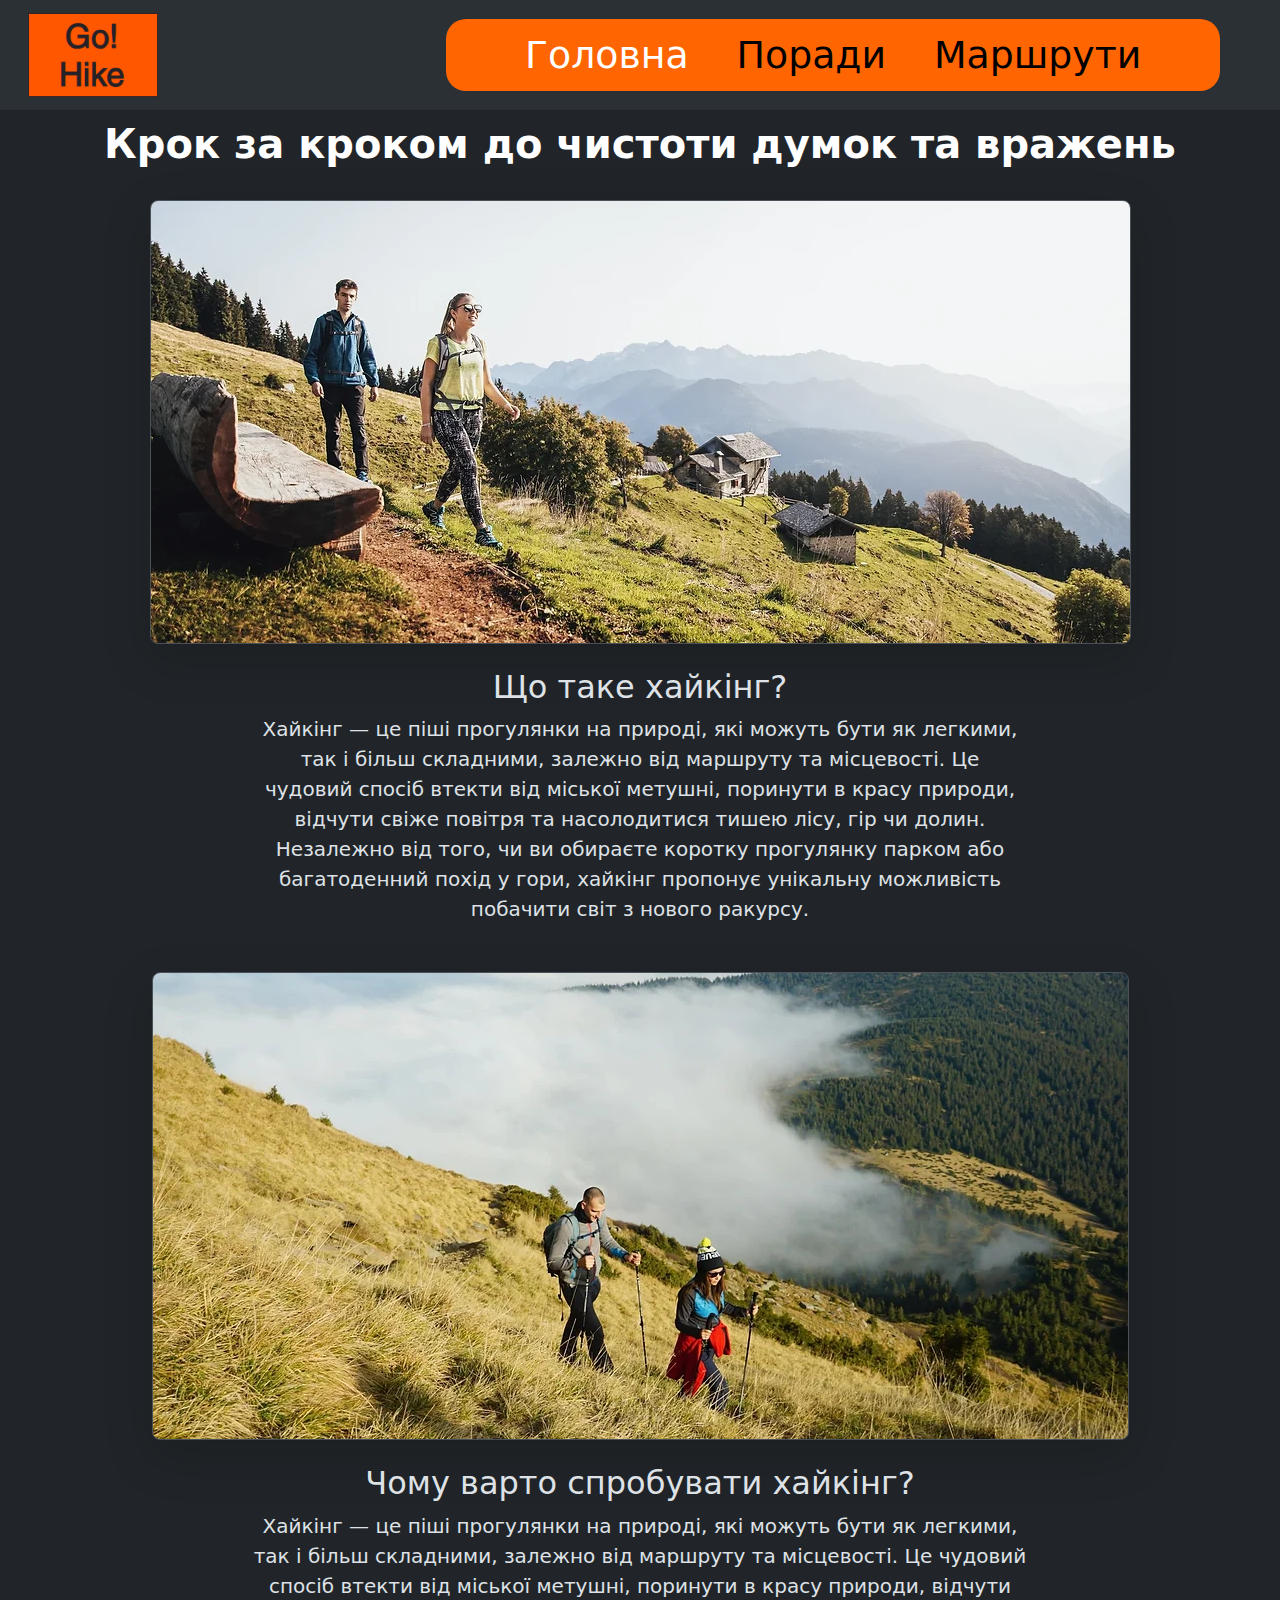
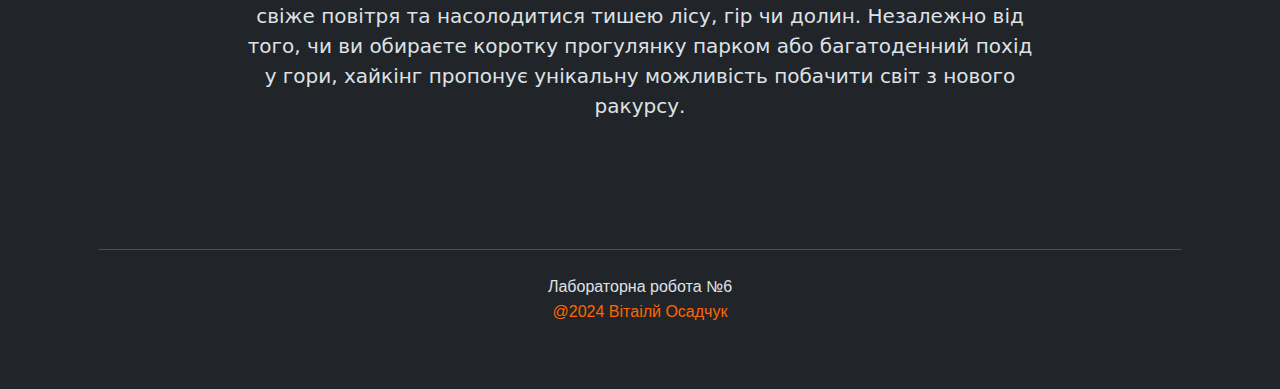
<file: index.html>
<!DOCTYPE html>
<html lang="uk" data-bs-theme="dark">
<head>
    <meta charset="UTF-8">
    <meta name="viewport" content="width=device-width, initial-scale=1.0">
    <link rel="stylesheet" href="styles.css"/>
    <link href="https://cdn.jsdelivr.net/npm/bootstrap@5.3.3/dist/css/bootstrap.min.css" rel="stylesheet" integrity="sha384-QWTKZyjpPEjISv5WaRU9OFeRpok6YctnYmDr5pNlyT2bRjXh0JMhjY6hW+ALEwIH" crossorigin="anonymous">
    <title>КІ-401 Осадчук Лаб6</title>
</head>
<body>
    <section id="navbar">
        <nav class="navbar fixed-top navbar-expand-lg bg-body-tertiary">
            <div class="container-fluid">
              <a class="navbar-brand ms-3" target="_self" href="index.html"><img src="materials/logo/logo.png" height="84px"/></a>
              <button class="navbar-toggler" type="button" data-bs-toggle="collapse" data-bs-target="#navbarText" aria-controls="navbarText" aria-expanded="false" aria-label="Toggle navigation">
                <span class="navbar-toggler-icon"></span>
              </button>
              <div class="collapse navbar-collapse" id="navbarText">
                  <div class="container-bg  ms-auto me-5">
                  <ul class="navbar-nav  me-auto mb-2 mb-lg-0">
                    <li class="nav-item">
                      <a class="nav-link active" target="_self" aria-current="page" href="#">Головна</a>
                    </li>
                    <li class="nav-item">
                      <a class="nav-link" target="_self" href="Advices.html">Поради</a>
                    </li>
                    <li class="nav-item">
                      <a class="nav-link" href="places.html">Маршрути</a>
                    </li>
                  </ul>
                  </div>
                </div>
            </div>
          </nav>
    </section>
    <br>
    
    <section id="home pb-5">
        <div class="px-4 pt-5 m-5 text-center">
            <h1 class="px-2 fw-bold text-body-emphasis">Крок за кроком до чистоти думок та вражень</h1><br>
            <div class="container-fluid px-5">
              <img src="materials/images/hike.webp"  class="img-fluid border rounded-3 shadow-lg mb-4"  alt="hike1" height: auto; loading="lazy" >
            </div>
            <h2 class="text-center">Що таке хайкінг?</h2>
            <div class="col-lg-8 text-left mx-auto">
              <p class="lead mb-4 " >Хайкінг — це піші прогулянки на природі, які можуть бути як легкими, так і більш складними, залежно від маршруту та місцевості. Це чудовий спосіб втекти від міської метушні, поринути в красу природи, відчути свіже повітря та насолодитися тишею лісу, гір чи долин. Незалежно від того, чи ви обираєте коротку прогулянку парком або багатоденний похід у гори, хайкінг пропонує унікальну можливість побачити світ з нового ракурсу.</p>
            </div>
          </div>  
          
          <div class=" text-center m-5 mx-5">
            <div class="container-fluid px-5">
              <img src="materials/images/hike2.webp"  class="img-fluid border rounded-3 shadow-lg mb-4" alt="hike2" height: auto; loading="lazy" >
            </div>
            <h2 class="text-center ">Чому варто спробувати хайкінг?</h2>
            <div class="col-lg-8 text-left mx-auto">
              <p class="lead mb-4">Хайкінг — це піші прогулянки на природі, які можуть бути як легкими, так і більш складними, залежно від маршруту та місцевості. Це чудовий спосіб втекти від міської метушні, поринути в красу природи, відчути свіже повітря та насолодитися тишею лісу, гір чи долин. Незалежно від того, чи ви обираєте коротку прогулянку парком або багатоденний похід у гори, хайкінг пропонує унікальну можливість побачити світ з нового ракурсу.</p>
            </div>
          </div>  
    </section>

    <footer>
      <div class="container text-center">
          <div class="border-top m-3 p-1"></div>
          <p class="mb-0">Лабораторна робота №6</p>
          <p class="mb-0"><span>@2024 Вітаілй Осадчук</span></p>
      </div>
  </footer>
      <script src="https://cdn.jsdelivr.net/npm/bootstrap@5.3.3/dist/js/bootstrap.bundle.min.js" integrity="sha384-YvpcrYf0tY3lHB60NNkmXc5s9fDVZLESaAA55NDzOxhy9GkcIdslK1eN7N6jIeHz" crossorigin="anonymous"></script>
</body>
</html>
</file>
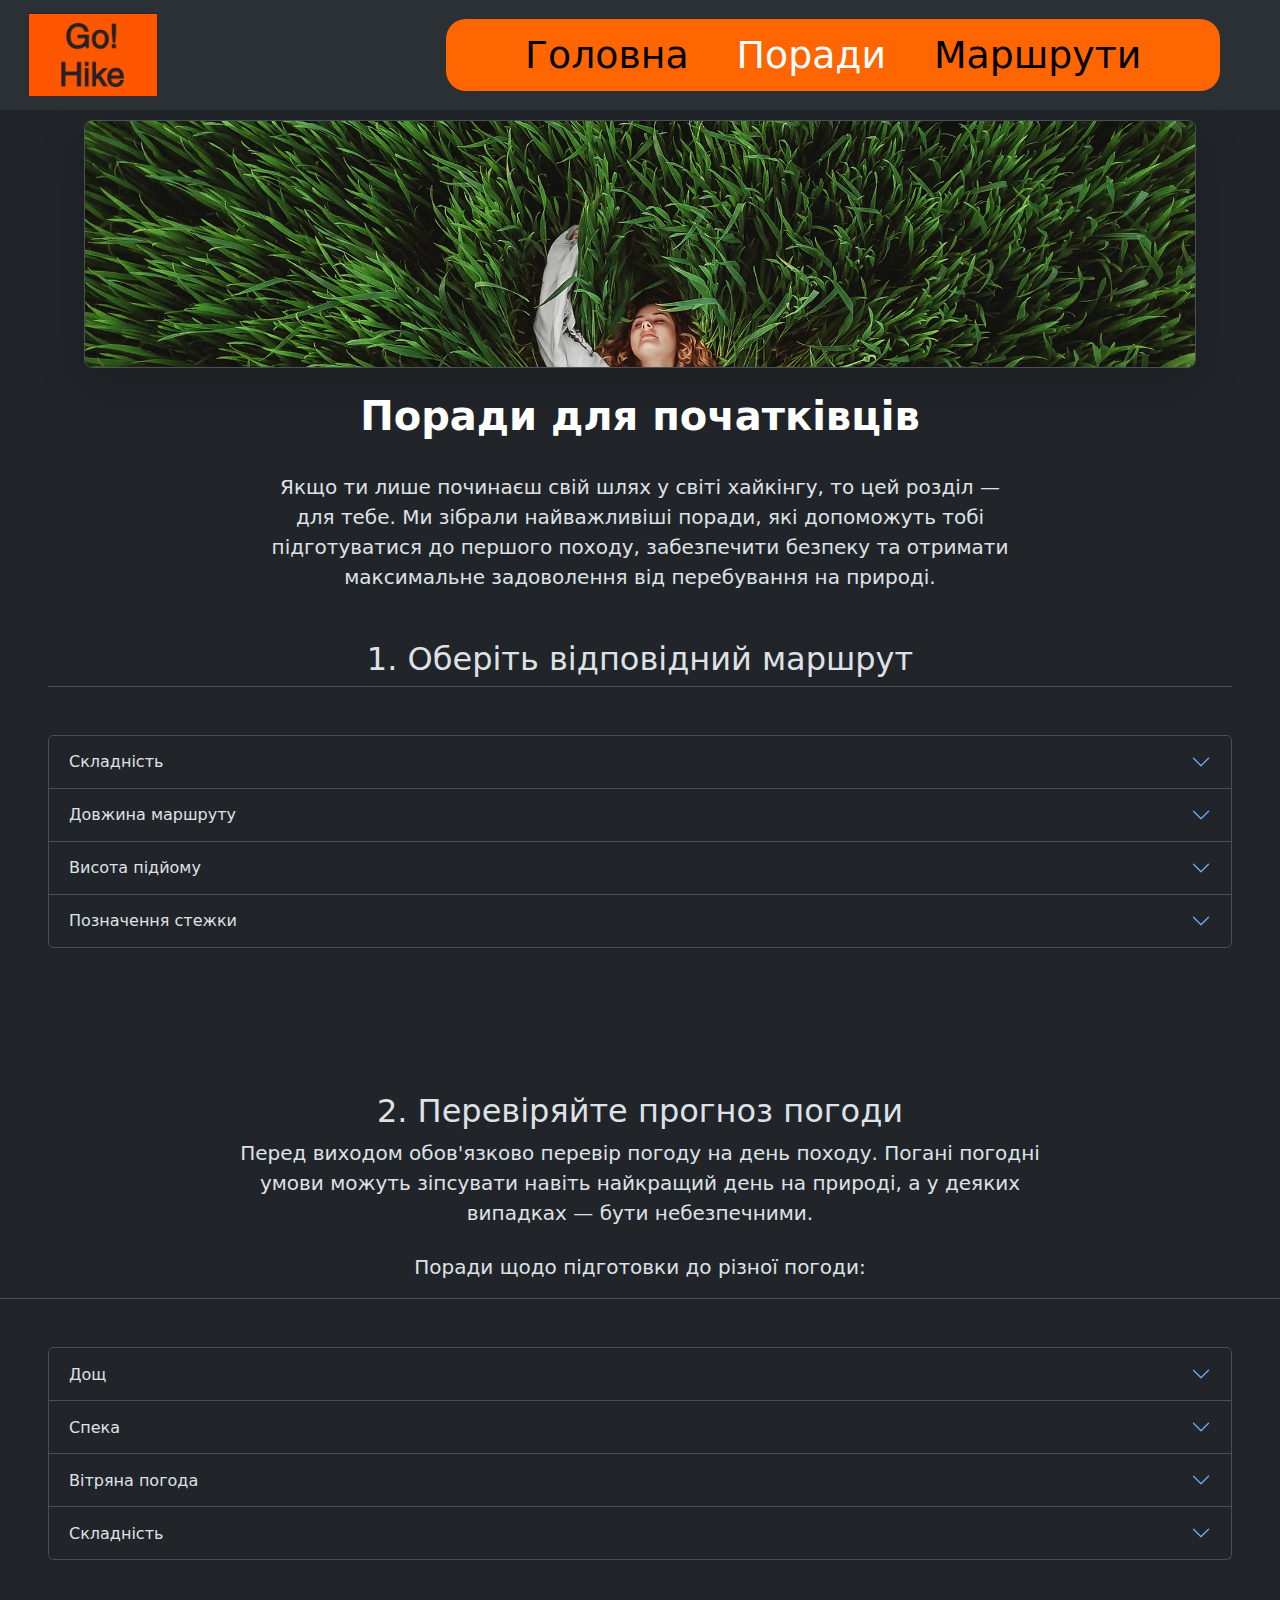
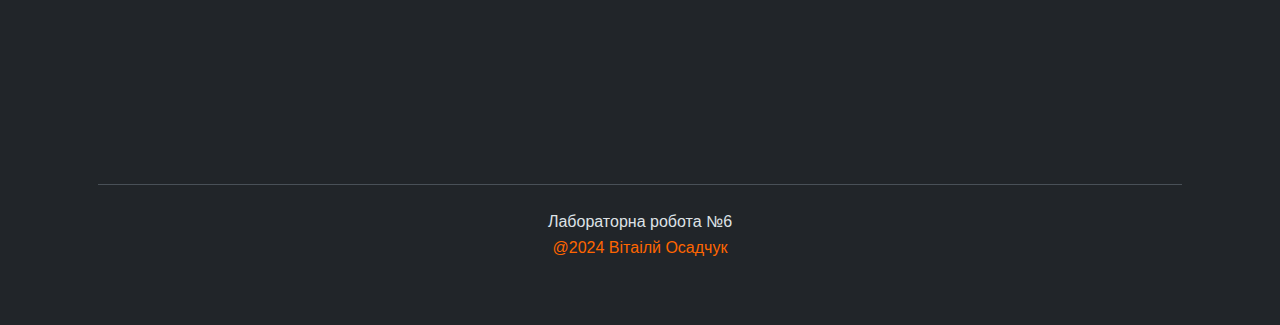
<file: Advices.html>
<!DOCTYPE html>
<html lang="uk" data-bs-theme="dark">
<head>
    <meta charset="UTF-8" >
    <meta name="viewport" content="width=device-width, initial-scale=1.0">
    <link rel="stylesheet" href="styles.css"/>
    <link href="https://cdn.jsdelivr.net/npm/bootstrap@5.3.3/dist/css/bootstrap.min.css" rel="stylesheet" integrity="sha384-QWTKZyjpPEjISv5WaRU9OFeRpok6YctnYmDr5pNlyT2bRjXh0JMhjY6hW+ALEwIH" crossorigin="anonymous">
    <title>КІ-401 Осадчук Лаб6</title>
</head>
<body>
  <section id="navbar">
    <nav class="navbar fixed-top navbar-expand-lg bg-body-tertiary">
        <div class="container-fluid">
            <a class="navbar-brand ms-3" target="_self" href="index.html">
                <img src="materials/logo/logo.png" height="84px" />
            </a>
            <button class="navbar-toggler" type="button" data-bs-toggle="collapse" data-bs-target="#navbarText" aria-controls="navbarText" aria-expanded="false" aria-label="Toggle navigation">
                <span class="navbar-toggler-icon"></span>
            </button>
            <div class="collapse navbar-collapse" id="navbarText">
                <div class="container-bg ms-auto me-5">
                    <ul class="navbar-nav me-auto mb-2 mb-lg-0">
                        <li class="nav-item">
                            <a class="nav-link" target="_self" aria-current="page" href="index.html">Головна</a>
                        </li>
                        <li class="nav-item">
                            <a class="nav-link active" target="_self" href="#">Поради</a>
                        </li>
                        <li class="nav-item">
                            <a class="nav-link" target="_self" href="places.html">Маршрути</a>
                        </li>
                    </ul>
                </div>
            </div>
        </div>
    </nav>
</section>

    <br>
   <section id="advice" class="pb-5">
    <div class="px-4 pt-5 m-5 text-center border-bottom">
        <div class="container">
            <img src="materials/images/grass.webp" class="img-fluid border rounded-3 shadow-lg mb-4" alt="hike1" loading="lazy">
        </div>
        <h1 class="px-2 fw-bold text-body-emphasis">Поради для початківців</h1><br>
        <div class="col-lg-8 text-left mx-auto">
            <p class="lead mb-4">
                Якщо ти лише починаєш свій шлях у світі хайкінгу, то цей розділ — для тебе. Ми зібрали найважливіші поради, які допоможуть тобі підготуватися до першого походу, забезпечити безпеку та отримати максимальне задоволення від перебування на природі.
            </p>
        </div>
        <br>
        <h2 class="text-center">1. Оберіть відповідний маршрут</h2>
    </div>

    <section id="advice1" class="pb-5">
      <div class="accordion m-5" id="accordionExample">
          <div class="accordion-item">
              <h2 class="accordion-header">
                  <button class="accordion-button collapsed" type="button" data-bs-toggle="collapse" data-bs-target="#collapseOne" aria-expanded="false" aria-controls="collapseOne">
                      Складність
                  </button>
              </h2>
              <div id="collapseOne" class="accordion-collapse collapse" data-bs-parent="#accordionExample">
                  <div class="accordion-body">
                      Оцініть складність (легкий, середній, важкий).
                  </div>
              </div>
          </div>
          <div class="accordion-item">
              <h2 class="accordion-header">
                  <button class="accordion-button collapsed" type="button" data-bs-toggle="collapse" data-bs-target="#collapseTwo" aria-expanded="false" aria-controls="collapseTwo">
                      Довжина маршруту
                  </button>
              </h2>
              <div id="collapseTwo" class="accordion-collapse collapse" data-bs-parent="#accordionExample">
                  <div class="accordion-body">
                      Дізнайтеся про довжину маршруту і передбачувану тривалість походу.
                  </div>
              </div>
          </div>
          <div class="accordion-item">
              <h2 class="accordion-header">
                  <button class="accordion-button collapsed" type="button" data-bs-toggle="collapse" data-bs-target="#collapseThree" aria-expanded="false" aria-controls="collapseThree">
                      Висота підйому
                  </button>
              </h2>
              <div id="collapseThree" class="accordion-collapse collapse" data-bs-parent="#accordionExample">
                  <div class="accordion-body">
                      Врахуйте висоту підйому та спуску (підйоми в горах можуть бути дуже виснажливими).
                  </div>
              </div>
          </div>
          <div class="accordion-item">
              <h2 class="accordion-header">
                  <button class="accordion-button collapsed" type="button" data-bs-toggle="collapse" data-bs-target="#collapseFour" aria-expanded="false" aria-controls="collapseFour">
                      Позначення стежки
                  </button>
              </h2>
              <div id="collapseFour" class="accordion-collapse collapse" data-bs-parent="#accordionExample">
                  <div class="accordion-body">
                      Оберіть маршрут із хорошою позначеною стежкою для кращої орієнтації.
                  </div>
              </div>
          </div>
      </div>
  </section>
</section>
    
<section id="advice2" class="pb-5">
  <div class="px-4 text-center border-bottom">
      <div class="col-lg-8 text-center mx-auto">
          <h2 class="text-center">2. Перевіряйте прогноз погоди</h2>
          <p class="lead mb-4">
              Перед виходом обов'язково перевір погоду на день походу. Погані погодні умови можуть зіпсувати навіть найкращий день на природі, а у деяких випадках — бути небезпечними.</p>
          <p class="lead">Поради щодо підготовки до різної погоди:</p>
      </div>  
  </div> 

  <div class="accordion m-5" id="accordionExample2">
      <div class="accordion-item">
          <h2 class="accordion-header">
              <button class="accordion-button collapsed" type="button" data-bs-toggle="collapse" data-bs-target="#collapseOne2" aria-expanded="false" aria-controls="collapseOne2">
                  Дощ
              </button>
          </h2>
          <div id="collapseOne2" class="accordion-collapse collapse" data-bs-parent="#accordionExample2">
              <div class="accordion-body">
                  У дощову погоду підготуйте водонепроникний одяг та чохол для рюкзака.
              </div>
          </div>
      </div>
      <div class="accordion-item">
          <h2 class="accordion-header">
              <button class="accordion-button collapsed" type="button" data-bs-toggle="collapse" data-bs-target="#collapseTwo2" aria-expanded="false" aria-controls="collapseTwo2">
                  Спека
              </button>
          </h2>
          <div id="collapseTwo2" class="accordion-collapse collapse" data-bs-parent="#accordionExample2">
              <div class="accordion-body">
                  У спеку візьміть достатньо води та надягайте капелюх для захисту від сонця.
              </div>
          </div>
      </div>
      <div class="accordion-item">
          <h2 class="accordion-header">
              <button class="accordion-button collapsed" type="button" data-bs-toggle="collapse" data-bs-target="#collapseThree2" aria-expanded="false" aria-controls="collapseThree2">
                  Вітряна погода
              </button>
          </h2>
          <div id="collapseThree2" class="accordion-collapse collapse" data-bs-parent="#accordionExample2">
              <div class="accordion-body">
                  Врахуйте висоту підйому та спуску (підйоми в горах можуть бути дуже виснажливими).
              </div>
          </div>
      </div>
      <div class="accordion-item">
          <h2 class="accordion-header">
              <button class="accordion-button collapsed" type="button" data-bs-toggle="collapse" data-bs-target="#collapseFour2" aria-expanded="false" aria-controls="collapseFour2">
                  Складність
              </button>
          </h2>
          <div id="collapseFour2" class="accordion-collapse collapse" data-bs-parent="#accordionExample2">
              <div class="accordion-body">
                Вітряна погода може значно охолоджувати тіло, тож не забудьте про теплий шар одягу.
              </div>
          </div>
      </div>
  </div>
</section>
    
      
<footer>
  <div class="container text-center">
      <div class="border-top m-3 p-1"></div>
      <p class="mb-0">Лабораторна робота №6</p>
      <p class="mb-0"><span>@2024 Вітаілй Осадчук</span></p>
  </div>
</footer>
      <script src="https://cdn.jsdelivr.net/npm/bootstrap@5.3.3/dist/js/bootstrap.bundle.min.js" integrity="sha384-YvpcrYf0tY3lHB60NNkmXc5s9fDVZLESaAA55NDzOxhy9GkcIdslK1eN7N6jIeHz" crossorigin="anonymous"></script>
</body>
</html>
</file>
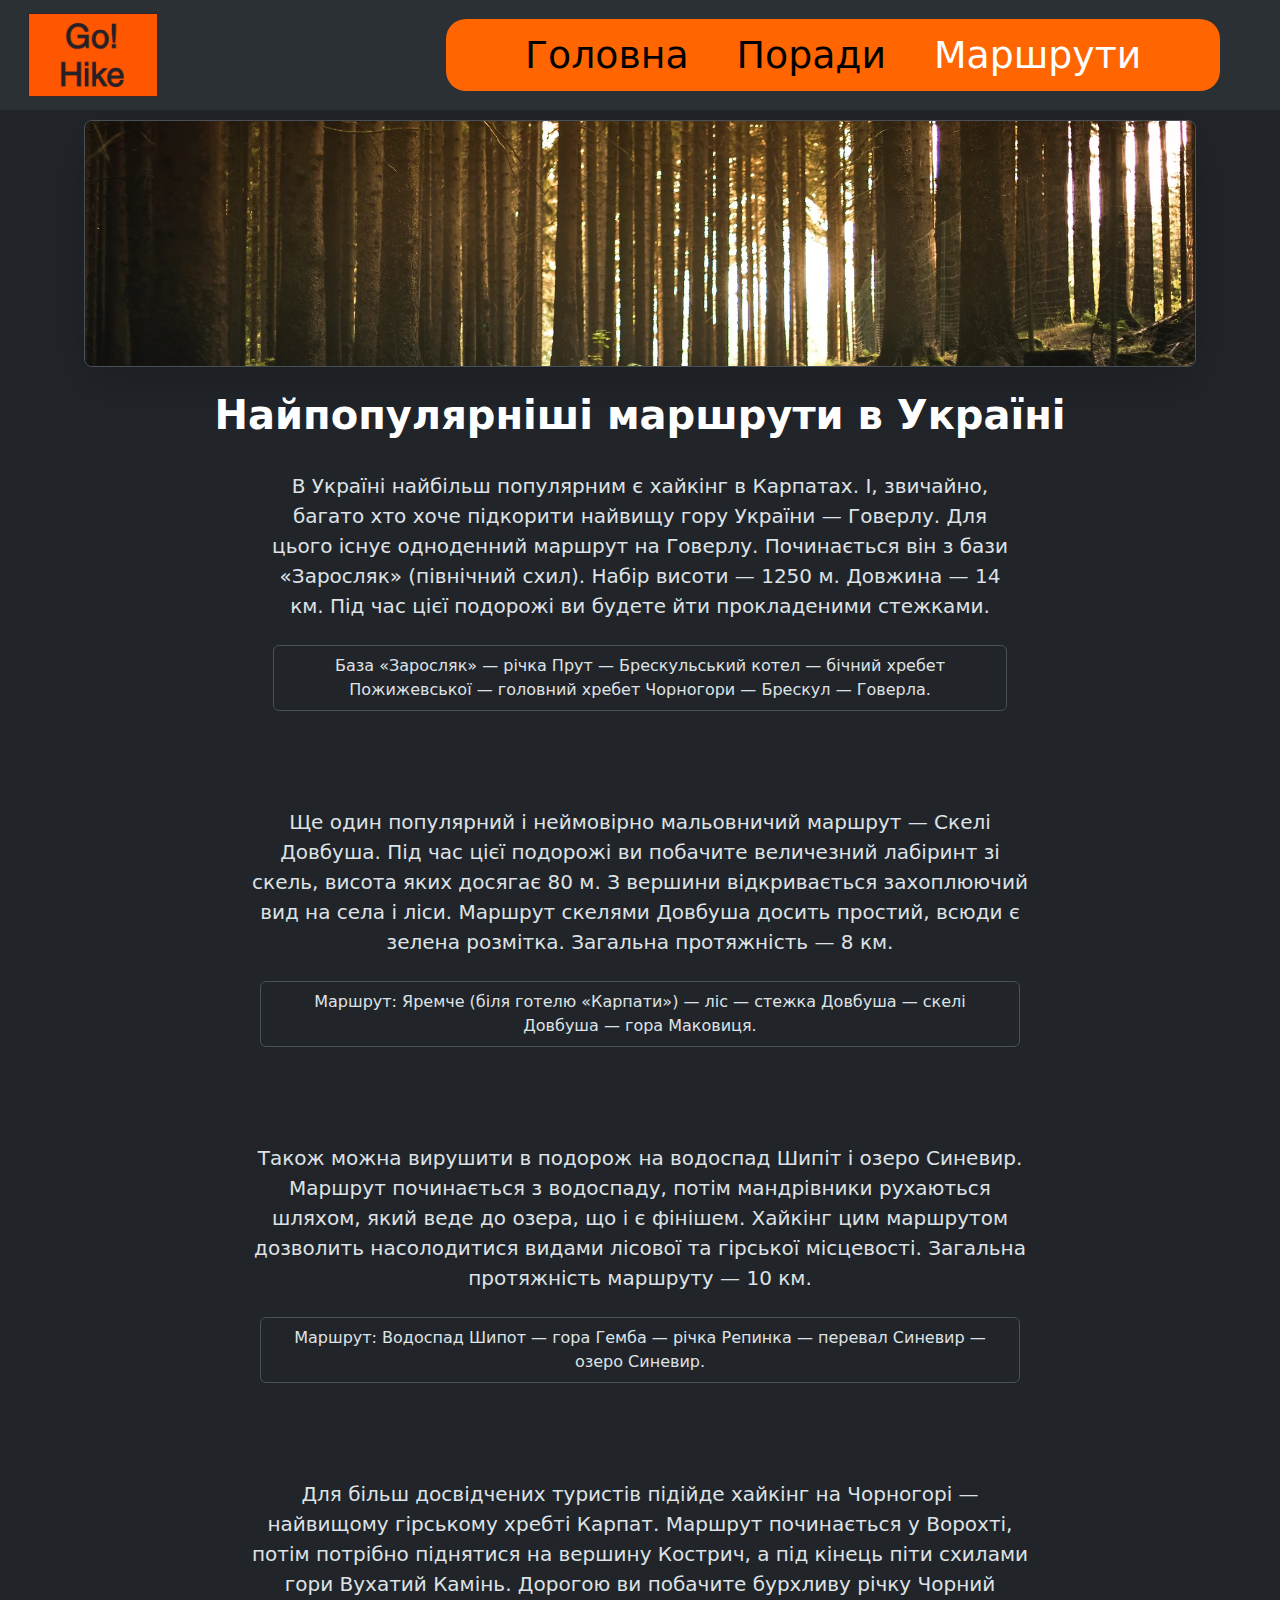
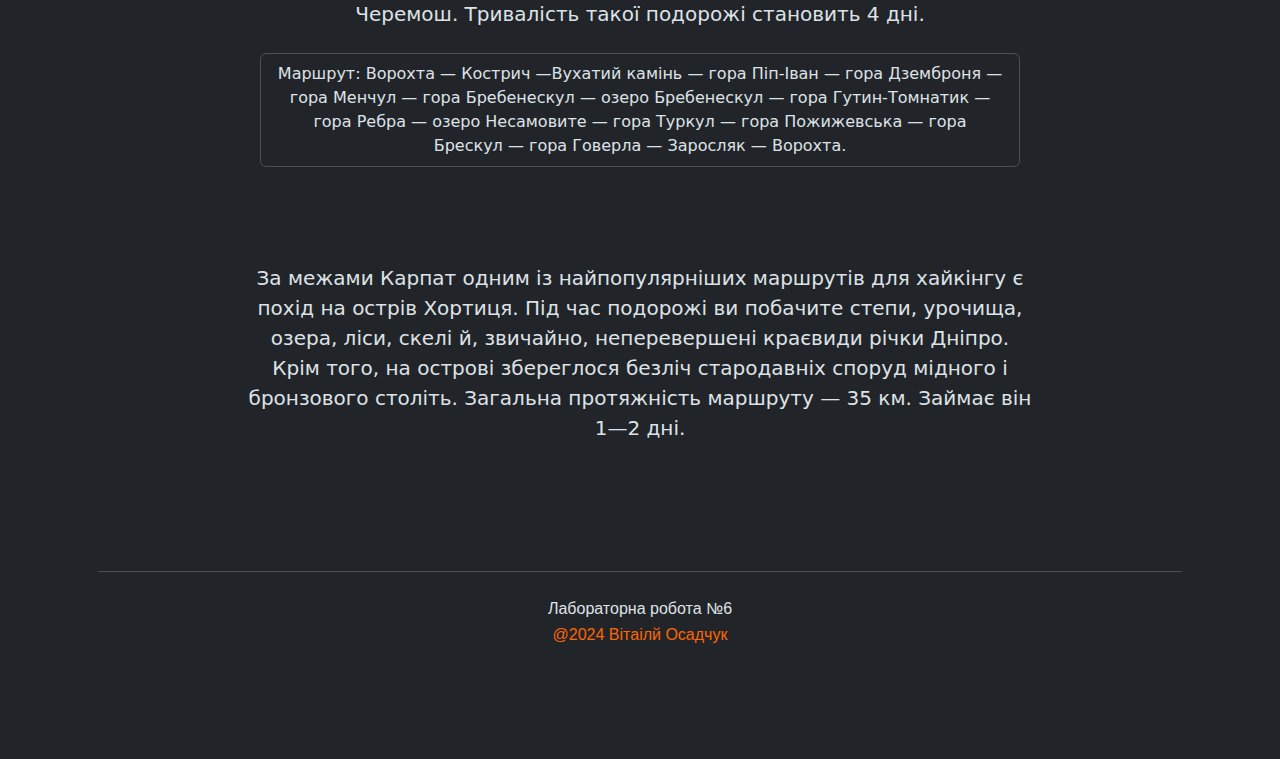
<file: places.html>
<!DOCTYPE html>
<html lang="uk" data-bs-theme="dark">
<head>
    <meta charset="UTF-8" >
    <meta name="viewport" content="width=device-width, initial-scale=1.0">
    <link rel="stylesheet" href="styles.css"/>
    <link href="https://cdn.jsdelivr.net/npm/bootstrap@5.3.3/dist/css/bootstrap.min.css" rel="stylesheet" integrity="sha384-QWTKZyjpPEjISv5WaRU9OFeRpok6YctnYmDr5pNlyT2bRjXh0JMhjY6hW+ALEwIH" crossorigin="anonymous">
    <title>КІ-401 Осадчук Лаб6</title>
</head>
<body>
  <section id="navbar">
    <nav class="navbar fixed-top navbar-expand-lg bg-body-tertiary">
        <div class="container-fluid">
            <a class="navbar-brand ms-3" target="_self" href="index.html">
                <img src="materials/logo/logo.png" height="84px" />
            </a>
            <button class="navbar-toggler" type="button" data-bs-toggle="collapse" data-bs-target="#navbarText" aria-controls="navbarText" aria-expanded="false" aria-label="Toggle navigation">
                <span class="navbar-toggler-icon"></span>
            </button>
            <div class="collapse navbar-collapse" id="navbarText">
                <div class="container-bg ms-auto me-5">
                    <ul class="navbar-nav me-auto mb-2 mb-lg-0">
                        <li class="nav-item">
                            <a class="nav-link" target="_self" aria-current="page" href="index.html">Головна</a>
                        </li>
                        <li class="nav-item">
                            <a class="nav-link " target="_self" href="Advices.html">Поради</a>
                        </li>
                        <li class="nav-item">
                            <a class="nav-link active" target="_self" href="#">Маршрути</a>
                        </li>
                    </ul>
                </div>
            </div>
        </div>
    </nav>
</section>
    
<br>
   <section id="places" class="pb-5">
        <div class="px-4 pt-5 m-5 ma-2 text-center">
            <div class="container">
                <img src="materials/images/woods.webp" class="img-fluid border rounded-3 shadow-lg mb-4" alt="hike1" loading="lazy">
            </div>
            <h1 class="px-2 fw-bold text-body-emphasis">Найпопулярніші маршрути в Україні</h1><br>
            <div class="col-lg-8 text-left mx-auto">
                <p class="lead mb-4">
                    В Україні найбільш популярним є хайкінг в Карпатах. І, звичайно, багато хто хоче підкорити найвищу гору України — Говерлу. Для цього існує одноденний маршрут на Говерлу. Починається він з бази «Заросляк» (північний схил). Набір висоти — 1250 м. Довжина — 14 км. Під час цієї подорожі ви будете йти прокладеними стежками.
                </p>
                <div class="container my-4">
                    <ul class="list-group">
                        <li class="list-group-item">
                            База «Заросляк» — річка Прут — Брескульський котел — бічний хребет Пожижевської — головний хребет Чорногори — Брескул — Говерла.
                        </li>
                    </ul>
                </div>
            </div>
        </div>

        <div class="px-1 pt-5 m-5 text-center">
            <div class="col-lg-8 text-left mx-auto">
                <p class="lead mb-4">
                    Ще один популярний і неймовірно мальовничий маршрут — Скелі Довбуша. Під час цієї подорожі ви побачите величезний лабіринт зі скель, висота яких досягає 80 м. З вершини відкривається захоплюючий вид на села і ліси. Маршрут скелями Довбуша досить простий, всюди є зелена розмітка. Загальна протяжність — 8 км.
                </p>
                <div class="container my-4">
                    <ul class="list-group">
                        <li class="list-group-item">
                            Маршрут: Яремче (біля готелю «Карпати») — ліс — стежка Довбуша — скелі Довбуша — гора Маковиця.
                        </li>
                    </ul>
                </div>
            </div>
        </div>

        <div class="px-1 pt-5 m-5 text-center">
            <div class="col-lg-8 text-left mx-auto">
                <p class="lead mb-4">
                    Також можна вирушити в подорож на водоспад Шипіт і озеро Синевир. Маршрут починається з водоспаду, потім мандрівники рухаються шляхом, який веде до озера, що і є фінішем. Хайкінг цим маршрутом дозволить насолодитися видами лісової та гірської місцевості. Загальна протяжність маршруту — 10 км.
                </p>
                <div class="container my-4">
                    <ul class="list-group">
                        <li class="list-group-item">
                            Маршрут: Водоспад Шипот — гора Гемба — річка Репинка — перевал Синевир — озеро Синевир.
                        </li>
                    </ul>
                </div>
            </div>
        </div>

        <div class="px-1 pt-5 m-5 text-center">
            <div class="col-lg-8 text-left mx-auto">
                <p class="lead mb-4">
                    Для більш досвідчених туристів підійде хайкінг на Чорногорі — найвищому гірському хребті Карпат. Маршрут починається у Ворохті, потім потрібно піднятися на вершину Кострич, а під кінець піти схилами гори Вухатий Камінь. Дорогою ви побачите бурхливу річку Чорний Черемош. Тривалість такої подорожі становить 4 дні.
                </p>
                <div class="container my-4">
                    <ul class="list-group">
                        <li class="list-group-item">
                            Маршрут: Ворохта — Кострич  —Вухатий камінь — гора Піп-Іван — гора Дземброня — гора Менчул — гора Бребенескул — озеро Бребенескул — гора Гутин-Томнатик — гора Ребра — озеро Несамовите — гора Туркул — гора Пожижевська — гора Брескул — гора Говерла — Заросляк — Ворохта.
                        </li>
                    </ul>
                </div>
            </div>
        </div>

        <div class="px-1 pt-5 m-5 text-center mb-5">
            <div class="col-lg-8 text-left mx-auto">
                <p class="lead mb-4">
                    За межами Карпат одним із найпопулярніших маршрутів для хайкінгу є похід на острів Хортиця. Під час подорожі ви побачите степи, урочища, озера, ліси, скелі й, звичайно, неперевершені краєвиди річки Дніпро. Крім того, на острові збереглося безліч стародавніх споруд мідного і бронзового століть. Загальна протяжність маршруту — 35 км. Займає він 1—2 дні.
                </p>
            </div>
        </div>

        <footer>
            <div class="container text-center">
                <div class="border-top m-3 p-1"></div>
                <p class="mb-0">Лабораторна робота №6</p>
                <p class="mb-0"><span>@2024 Вітаілй Осадчук</span></p>
            </div>
        </footer>
    </section>
<script src="https://cdn.jsdelivr.net/npm/bootstrap@5.3.3/dist/js/bootstrap.bundle.min.js" integrity="sha384-YvpcrYf0tY3lHB60NNkmXc5s9fDVZLESaAA55NDzOxhy9GkcIdslK1eN7N6jIeHz" crossorigin="anonymous"></script>
</body>
</html>
</file>
<file: styles.css>
html {
    scroll-behavior: smooth;
}


.container-bg{
    background: #FF6500;
    font-size: calc(16px + 1vw + 1vh);
    border-radius: 20px;
    display: flex;
    flex-direction: row;
    justify-content: flex-end;
    padding: 0% 5%;
}

.navbar li a {
    color: #000;
    font-weight: 450;
}

.navbar li{
    margin: auto 1rem;
}

footer{
    margin-top: 10%;
    margin-bottom: 5%;
}

footer p {
    font-weight: 400;
    font-family: Helvetica, sans-serif;
    line-height: 1.6;
    font-size: (16px + 1vw + 1vh)
}

footer span {
    color: #FF6500;
    font-family: Helvetica, sans-serif;
    font-size: (16px + 1vw + 1vh)
}


.navbar .container-bg ul li:hover{
    text-shadow: #4f11ca 1px 2px 15px;
}

.img-flud{
    width: 100%; 
    height: auto; 
    min-width: 200px; 
    max-width: 60%;
    margin: 0 auto; 
}


@media (max-width: 768px) {
    .navbar-collapse {
        width: 60%; 
        position: absolute;
        right: 0; 
        top: 100%; 
        height: 100vh; 
        z-index: 1000; 
    }

    .navbar-nav {
        text-align: center; 
        width: 100%;
    }

    .navbar-nav .nav-item {
        width: 100%; 
        text-align: center;
    }

    .nav-link {
        padding: 1rem; 
    }

    .navbar-toggler {
        position: absolute;
        right: 5vh;
        top: 5vh;
    }

    .img-fluid {
        min-width: 150px;
        max-width:100%;
        margin: auto;
    }
}
</file>
